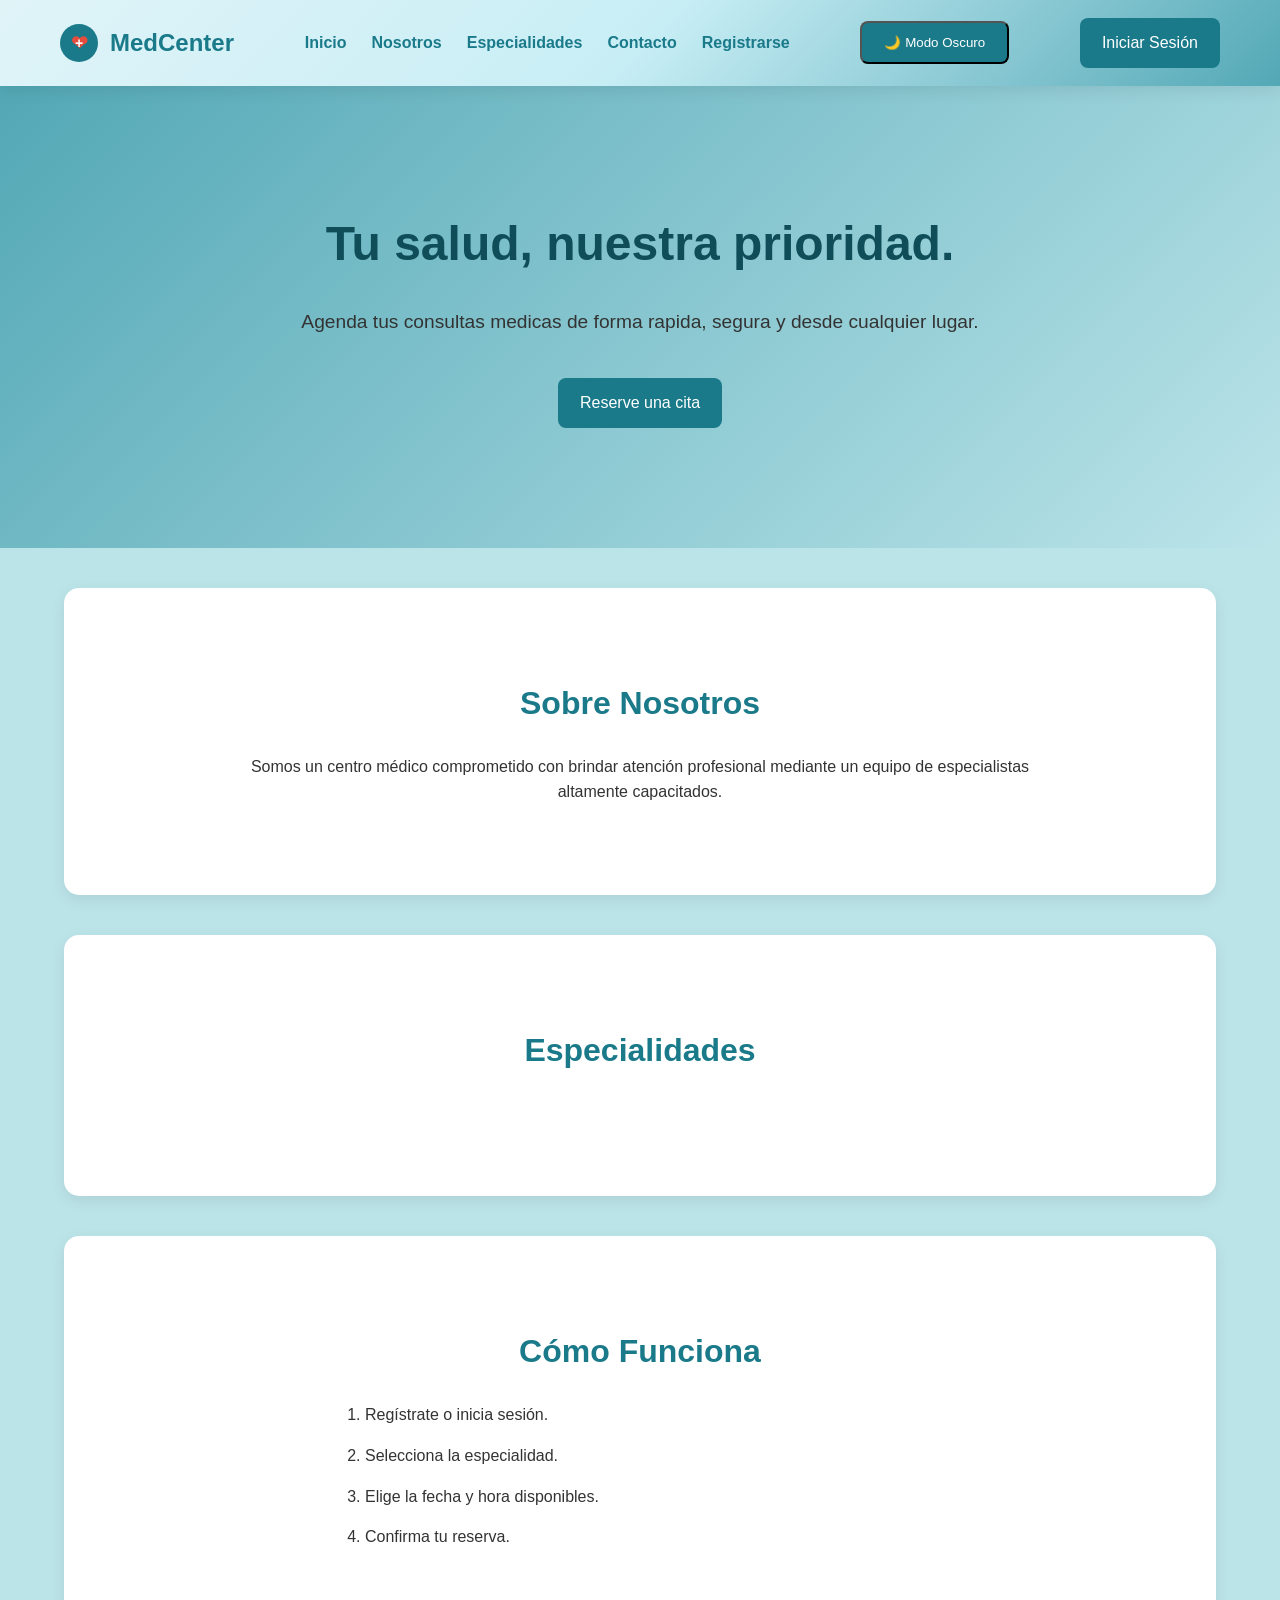
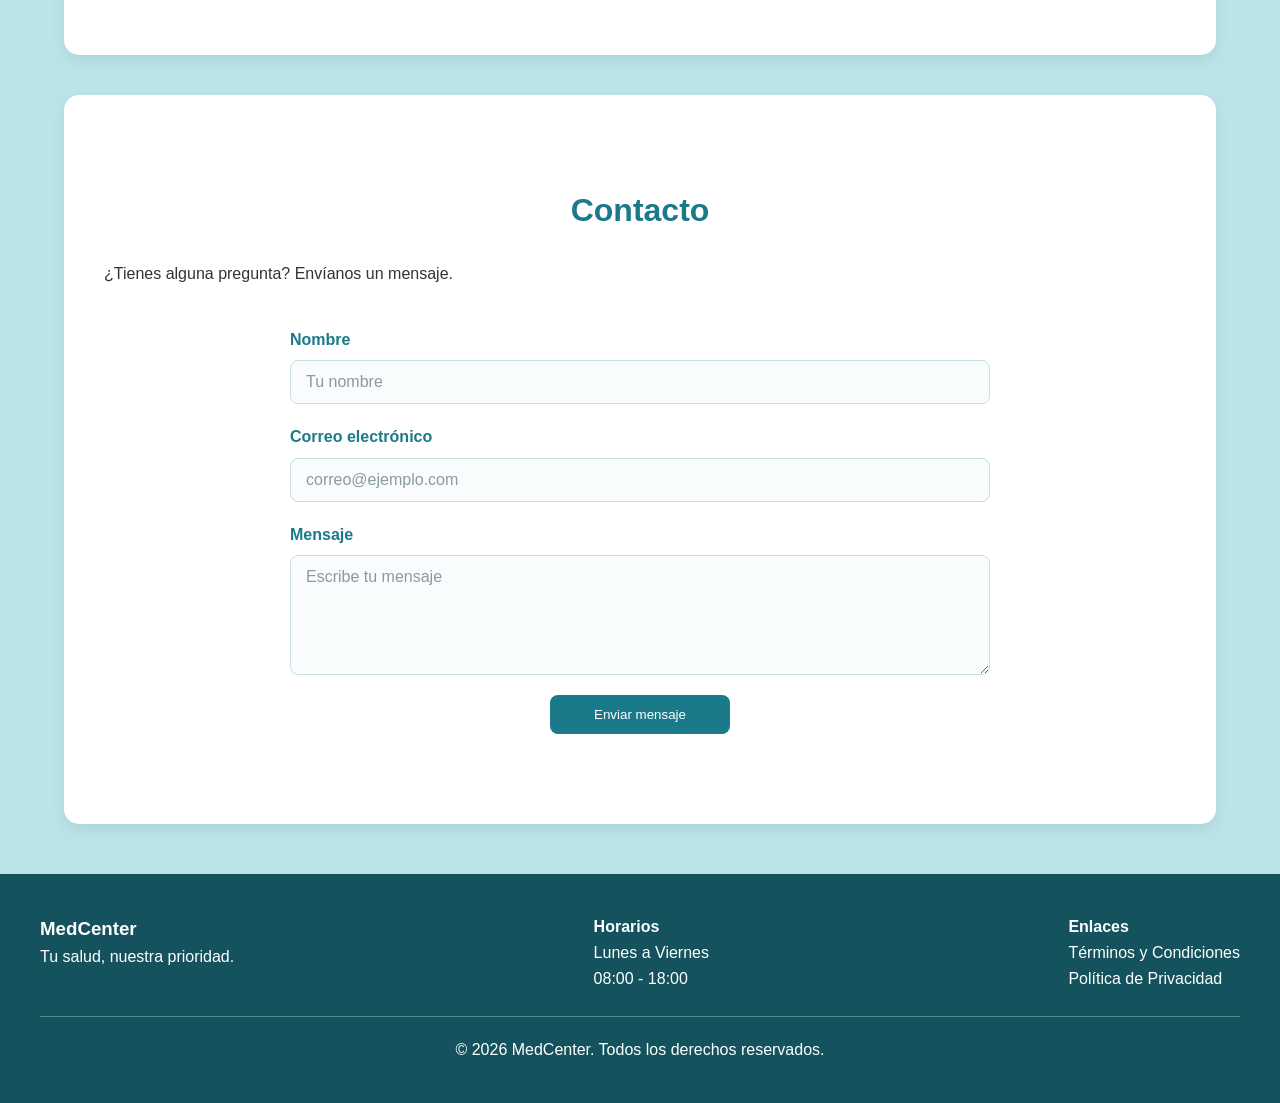
<file: index.html>
<!DOCTYPE html>
<html lang="es">
<head>
    <meta charset="UTF-8">
    <meta name="viewport" content="width=device-width, initial-scale=1.0">
    <title>MedCenter - Reserva de citas médicas</title>
    <meta name="description" content="Centro médico especializado en brindar atención médica de calidad con un sistema de reservas en línea.">
    <link rel="stylesheet" href="css/style.css">
</head>
<body>

    <header id="header">
        <a href="#" class="logo">
            <span class="logo-icon"></span>
                MedCenter
        </a>

        <button class="menu-btn" id="menu-links">
            ☰
        </button>

        <nav class="nav-links" id="main-nav">
            <a href="#inicio">Inicio</a>
            <a href="#nosotros">Nosotros</a>
            <a href="#especialidades">Especialidades</a>
            <a href="#contacto">Contacto</a>
            <a href="register.html">Registrarse</a>
        </nav>
        <button id="menu-toggle" class="button-mode">
            🌙 Modo Oscuro
        </button>  
        <a href="login.html" class="btn-started">Iniciar Sesión</a>
    </header>

    <main>
        <section id="inicio" class="hero">
            <h2>Tu salud, nuestra prioridad.</h2>
            <p>
                Agenda tus consultas medicas de forma rapida,
                segura y desde cualquier lugar.
            </p>
            <a href="register.html" class="btn">
                Reserve una cita
            </a>
        </section>

        <section id="nosotros">
            <h2>Sobre Nosotros</h2>
            <p>
                Somos un centro médico comprometido con brindar
                atención profesional mediante un equipo de
                especialistas altamente capacitados.
            </p>
        </section>

        <section id="especialidades">
            <h2>Especialidades</h2>
            <div class="especialidades-grid">
                <!-- cards -->
            </div>
        </section>

        <section id="como-funciona">
            <h2>Cómo Funciona</h2>
            <ol>
                <li>Regístrate o inicia sesión.</li>
                <li>Selecciona la especialidad.</li>
                <li>Elige la fecha y hora disponibles.</li>
                <li>Confirma tu reserva.</li>
            </ol>
        </section>

        <section id="contacto">

            <h2>Contacto</h2>

            <p>
                ¿Tienes alguna pregunta? Envíanos un mensaje.
            </p>

            <form method="POST" action="procesar.php">

                <div class="form-group">

                    <label for="nombre">
                        Nombre
                    </label>

                    <input
                        type="text"
                        id="nombre"
                        name="nombre"
                        placeholder="Tu nombre">

                </div>

                <div class="form-group">

                    <label for="correo">
                        Correo electrónico
                    </label>

                    <input
                        type="email"
                        id="correo"
                        name="correo"
                        placeholder="correo@ejemplo.com">

                </div>

                <div class="form-group">

                    <label for="mensaje">
                        Mensaje
                    </label>

                    <textarea
                        id="mensaje"
                        name="mensaje"
                        rows="5"
                        placeholder="Escribe tu mensaje"></textarea>

                </div>

                <button
                    type="submit"
                    class="btn">
                    Enviar mensaje
                </button>

            </form>

        </section>

    </main>

    <footer>
        <div class="footer-content">
            <div>
                <h3>MedCenter</h3>
                <p>Tu salud, nuestra prioridad.</p>
            </div>

            <div>
                <h4>Horarios</h4>
                <p>Lunes a Viernes</p>
                <p>08:00 - 18:00</p>
            </div>

            <div>
                <h4>Enlaces</h4>
                <ul>

                    <li><a href="#">Términos y Condiciones</a></li>

                    <li><a href="#">Política de Privacidad</a></li>
                </ul>
            </div>
        </div>
        <div>
            <p>&copy; 2026 MedCenter. Todos los derechos reservados.</p>
        </div>
    </footer>
    <script src="js/script.js" defer></script>

</body>
</html>
</file>
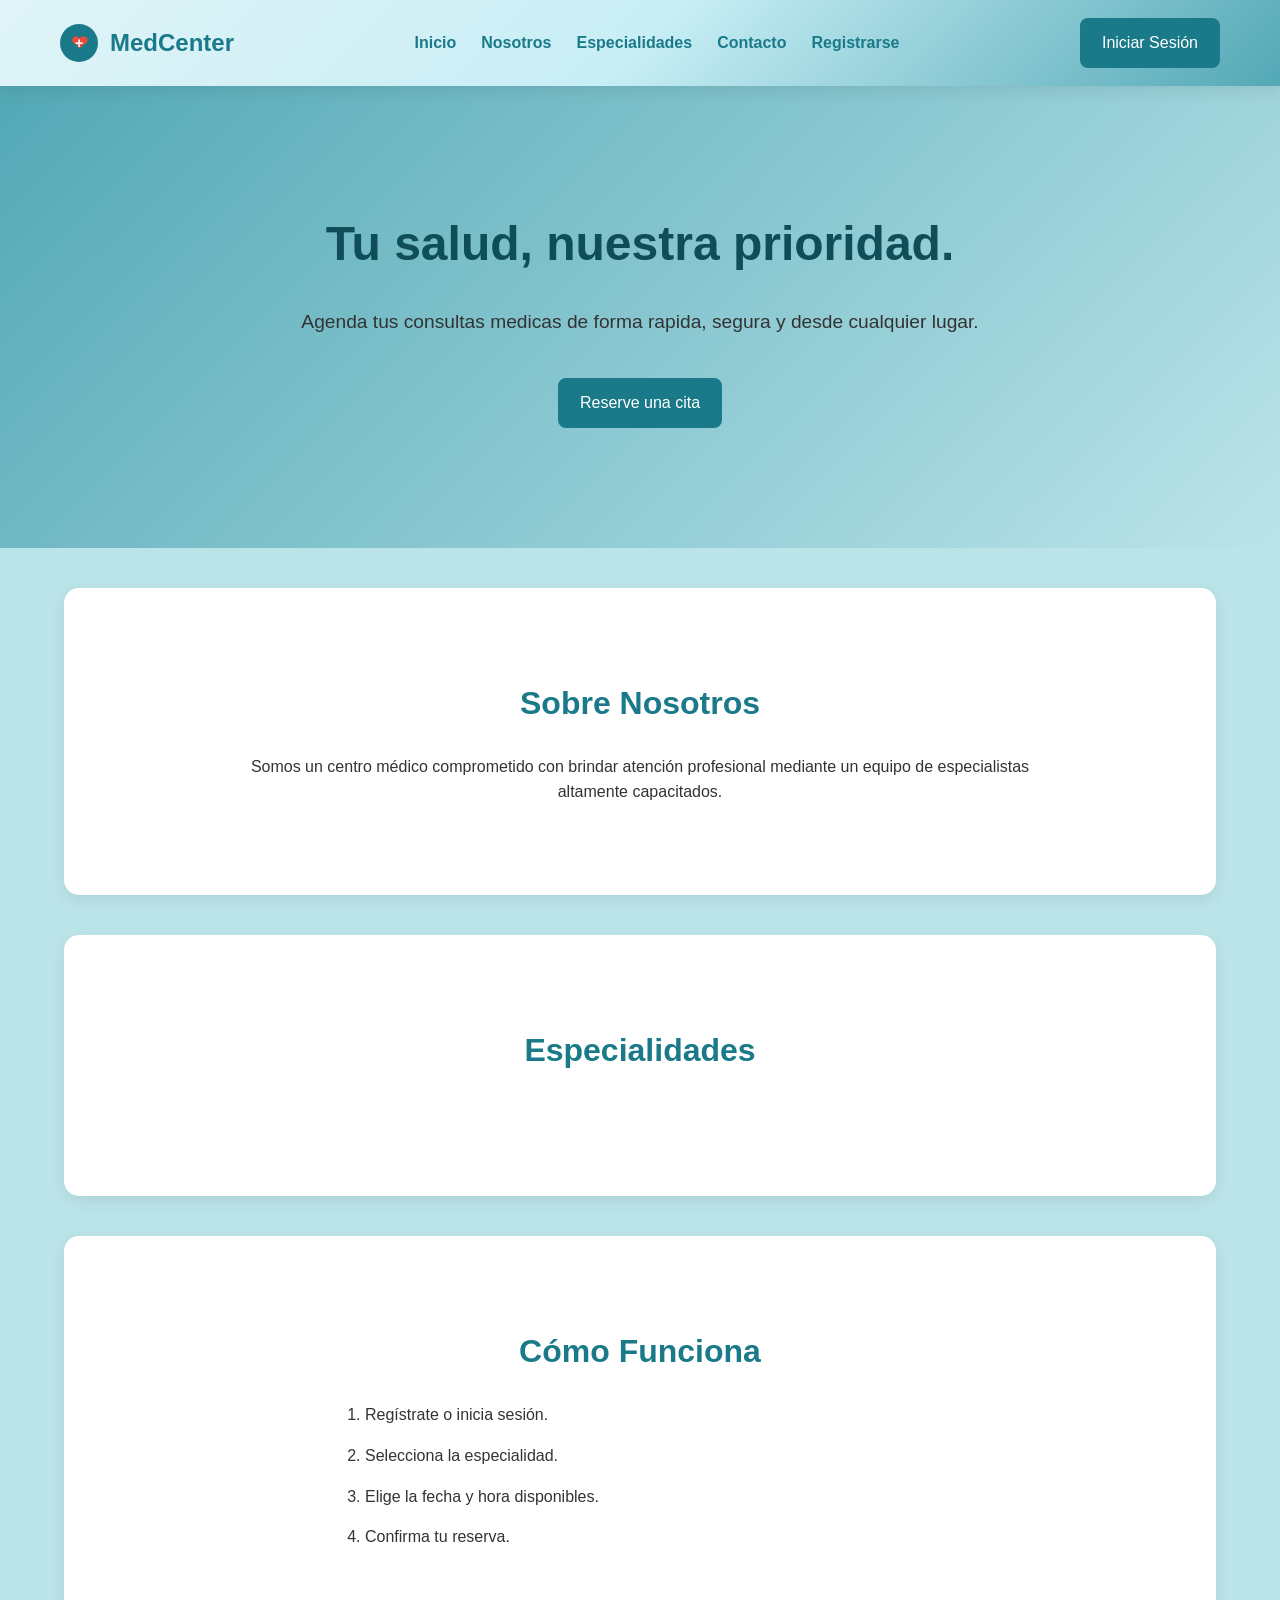
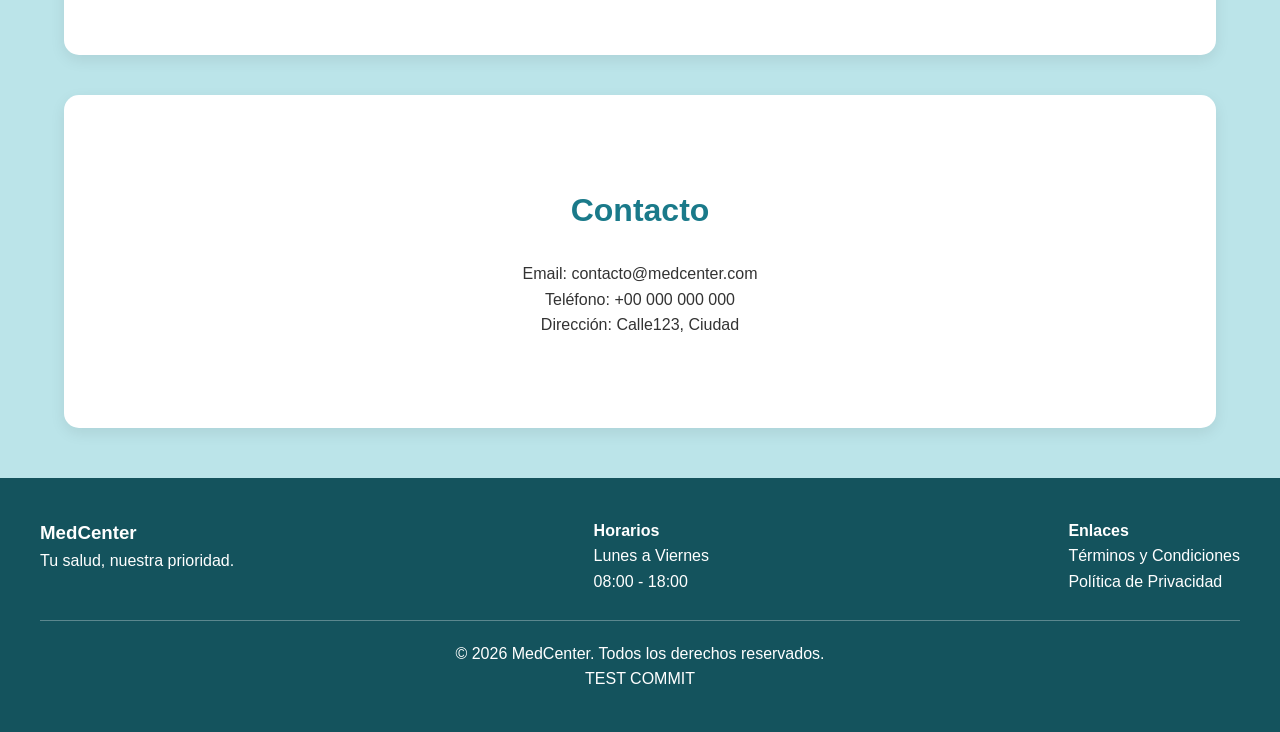
<file: frontend/index.html>
<!DOCTYPE html>
<html lang="es">
<head>
    <meta charset="UTF-8">
    <meta name="viewport" content="width=device-width, initial-scale=1.0">
    <title>MedCenter - Reserva de citas médicas</title>
    <meta name="description" content="Centro médico especializado en brindar atención médica de calidad con un sistema de reservas en línea.">
    <link rel="stylesheet" href="css/style.css">
</head>
<body>

    <header id="header">
        <a href="#" class="logo">
            <span class="logo-icon"></span>
                MedCenter
        </a>
        <nav id="main-nav">
            <a href="#inicio">Inicio</a>
            <a href="#nosotros">Nosotros</a>
            <a href="#especialidades">Especialidades</a>
            <a href="#contacto">Contacto</a>
            <a href="register.html">Registrarse</a>
        </nav>
        <a href="login.html" class="btn-started">Iniciar Sesión</a>
    </header>

    <main>
        <section id="inicio" class="hero">
            <h2>Tu salud, nuestra prioridad.</h2>
            <p>
                Agenda tus consultas medicas de forma rapida,
                segura y desde cualquier lugar.
            </p>
            <a href="register.html" class="btn">
                Reserve una cita
            </a>
        </section>

        <section id="nosotros">
            <h2>Sobre Nosotros</h2>
            <p>
                Somos un centro médico comprometido con brindar
                atención profesional mediante un equipo de
                especialistas altamente capacitados.
            </p>
        </section>

        <section id="especialidades">
            <h2>Especialidades</h2>
            <div class="especialidades-grid">
                <!-- cards -->
            </div>
        </section>

        <section id="como-funciona">
            <h2>Cómo Funciona</h2>
            <ol>
                <li>Regístrate o inicia sesión.</li>
                <li>Selecciona la especialidad.</li>
                <li>Elige la fecha y hora disponibles.</li>
                <li>Confirma tu reserva.</li>
            </ol>
        </section>

        <section id="contacto">
            <h2>Contacto</h2>
            <p>Email: contacto@medcenter.com</p>
            <p>Teléfono: +00 000 000 000</p>
            <p>Dirección: Calle123, Ciudad</p>
        </section>

    </main>

    <footer>
        <div class="footer-content">
            <div>
                <h3>MedCenter</h3>
                <p>Tu salud, nuestra prioridad.</p>
            </div>

            <div>
                <h4>Horarios</h4>
                <p>Lunes a Viernes</p>
                <p>08:00 - 18:00</p>
            </div>

            <div>
                <h4>Enlaces</h4>
                <ul>

                    <li><a href="#">Términos y Condiciones</a></li>

                    <li><a href="#">Política de Privacidad</a></li>
                </ul>
            </div>
        </div>
        <div>
            <p>&copy; 2026 MedCenter. Todos los derechos reservados.</p>
            <p>TEST COMMIT</a></p>
        </div>
    </footer>

</body>
</html>
</file>
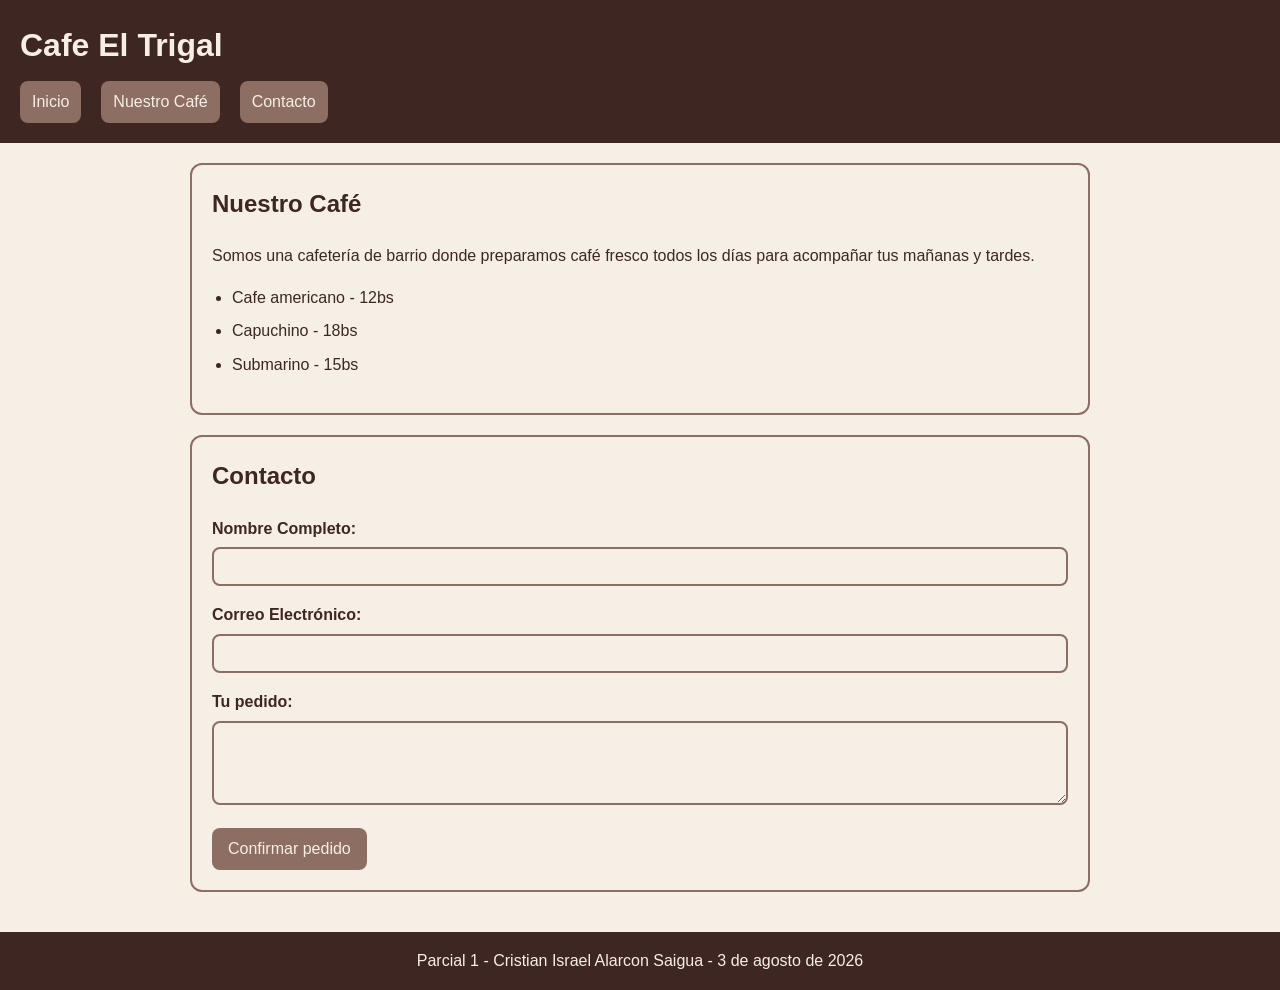
<file: parcial1/index.html>
<!DOCTYPE html>
<html lang="en">
<head>
    <meta charset="UTF-8">
    <meta name="viewport" content="width=device-width, initial-scale=1.0">
    <title>Cafe El Trigal</title>
    <link rel="stylesheet" href="style.css">

</head>
<body>

    <header id="inicio">
        <h1>Cafe El Trigal</h1>

        <nav>
            <a href="#inicio">Inicio</a>
            <a href="#cafe">Nuestro Café</a>
            <a href="#contacto">Contacto</a>
        </nav>
    </header>

    <main>
        <section id="cafe">
            <h2>Nuestro Café</h2>
            <p>
                Somos una cafetería de barrio donde preparamos café fresco
                todos los días para acompañar tus mañanas y tardes.
            </p>

            <ul>
                <li>Cafe americano - 12bs</li>
                <li>Capuchino - 18bs</li>
                <li>Submarino - 15bs</li>
            </ul>
        </section>

        <section id="contacto">
            <h2>Contacto</h2>

            <form>
                <label for="nombre">Nombre Completo:</label>
                <input type="text" id="nombre" required>

                <label for="email">Correo Electrónico:</label>
                <input type="email" id="email" required>

                <label for="pedido">Tu pedido:</label>
                <textarea id="pedido" rows="4" required></textarea>
            </form>
                <button type="button" id="btn-confirmar">Confirmar pedido</button>
                
                <p id="mensaje" class="oculto"></p>
        </section>

    </main>

    <footer>
        <p>Parcial 1 - Cristian Israel Alarcon Saigua - 3 de agosto de 2026</p>
    </footer>

    <script src="script.js"></script>

</body>
</html>
</file>
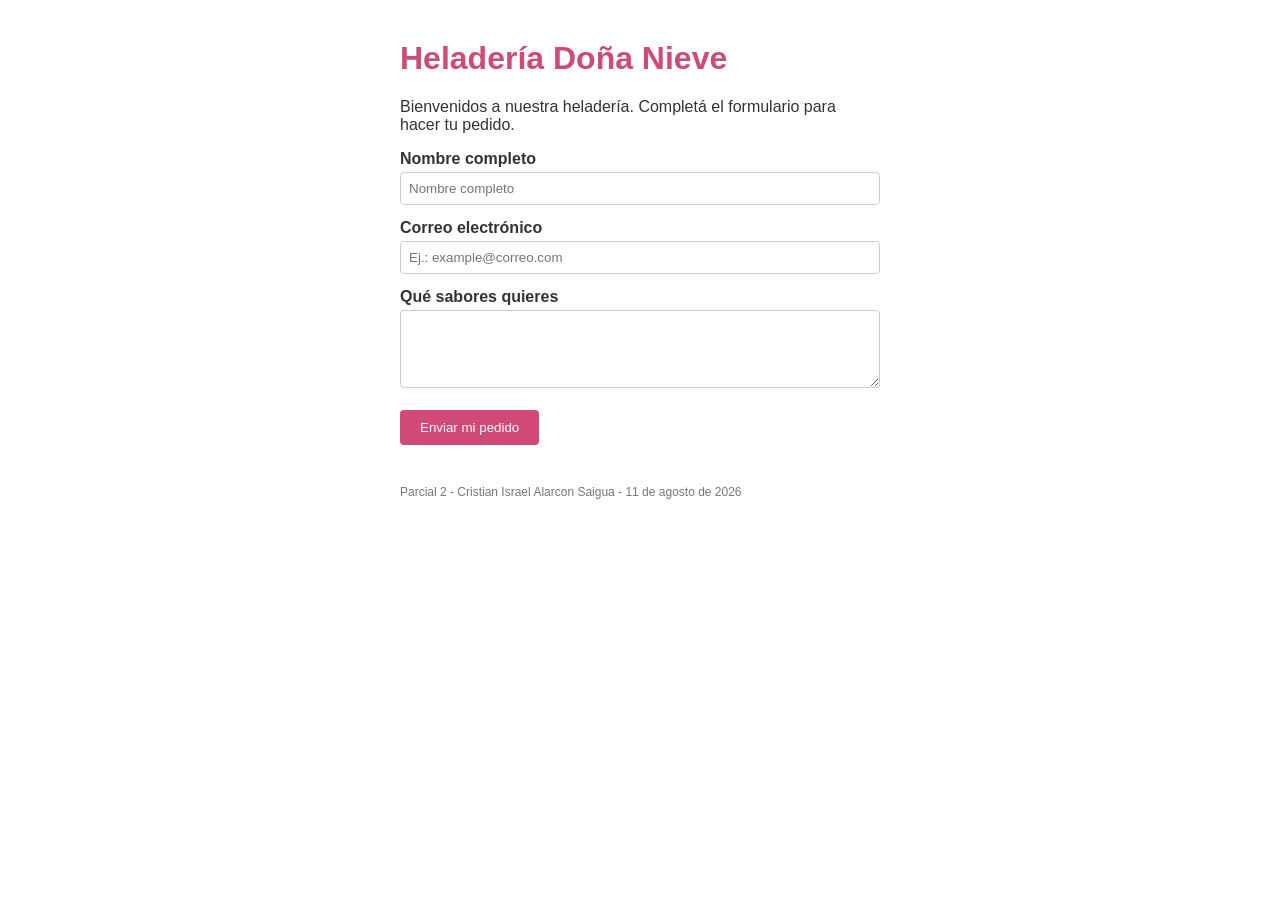
<file: parcial2/index.html>
<!DOCTYPE html>
<html lang="es">
<head>
    <meta charset="UTF-8">
    <meta name="viewport" content="width=device-width, initial-scale=1.0">
    <title>Heladería Doña Nieve</title>
    <link rel="stylesheet" href="style.css">
</head>
<body>

    <header>
        <h1>Heladería Doña Nieve</h1>
        <p>Bienvenidos a nuestra heladería. Completá el formulario para hacer tu pedido.</p>
    </header>

    <main>
        <form id="form-helados" novalidate method="POST" action="procesar.php">

            <label for="nombre">Nombre completo</label>
            <input type="text" id="nombre" name="nombre" required
                   autocomplete="name" placeholder="Nombre completo">

            <label for="correo">Correo electrónico</label>
            <input type="email" id="correo" name="correo" required
                   autocomplete="email" placeholder="Ej.: example@correo.com">

            <label for="sabores">Qué sabores quieres</label>
            <textarea id="sabores" name="sabores" rows="4"></textarea>

            <button type="submit">Enviar mi pedido</button>

            <p id="aviso-helados" class="aviso"></p>

        </form>
    </main>

    <footer>
        Parcial 2 - Cristian Israel Alarcon Saigua - 11 de agosto de 2026
    </footer>

    <script src="script.js"></script>
</body>
</html>
</file>
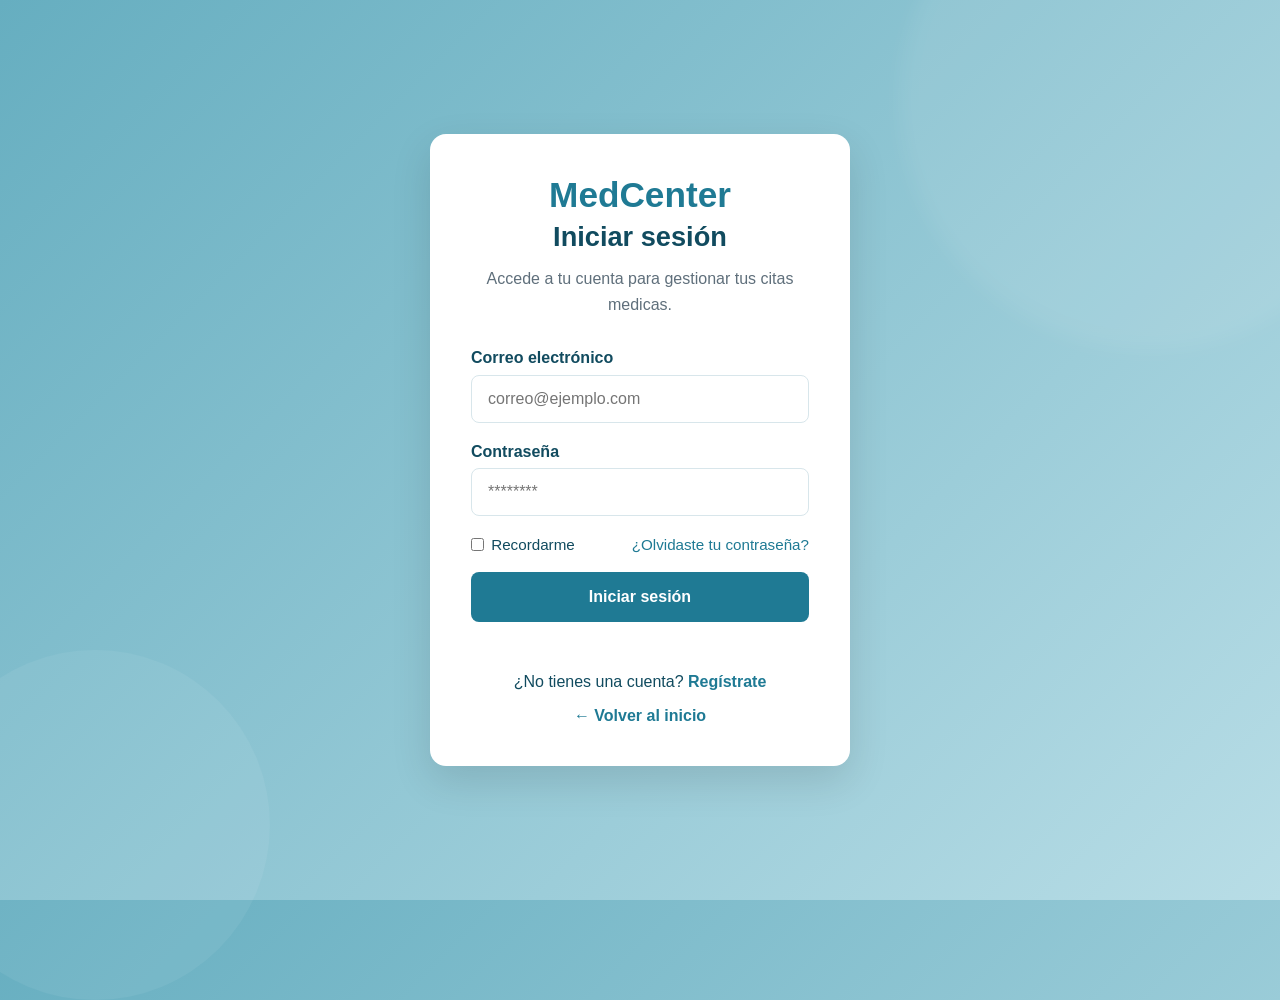
<file: login.html>
<!DOCTYPE html>
<html lang="es">
<head>
    <meta charset="UTF-8">
    <meta name="viewport" content="width=device-width, initial-scale=1.0">

    <title>Iniciar sesión - MedCenter</title>

    <meta 
        name="description"
        content="Inicia sesión para gestionar tus citas medicas en MedCenter.">

    <link rel="stylesheet" href="css/login.css">
</head>
<body>

    <main class="login-container">
        <section class="login-card">
            <header class="login-header">

                <h1>MedCenter</h1>
                <h2>Iniciar sesión</h2>
                <P> 
                    Accede a tu cuenta para gestionar tus citas medicas.
                </P>

            </header>

            <form id="login-form">
                <div class="form-group">
                    <label for="email">
                        Correo electrónico
                    </label>
                    <input 
                        type="email" 
                        id="email" 
                        name="email" 
                        placeholder="correo@ejemplo.com" 
                        autocomplete="email"
                        required>
                </div>

                <div class="form-group">

                    <label for="password">
                        Contraseña
                    </label>

                    <input
                        type="password"
                        id="password"
                        name="password"
                        placeholder="********"
                        autocomplete="current-password"
                        required>

                </div>

                <div class="form-options">

                    <label>

                        <input
                            type="checkbox"
                            id="remember"
                            name="remember">

                        Recordarme

                    </label>

                    <a href="#">
                        ¿Olvidaste tu contraseña?
                    </a>
                </div>

                <button
                    type="submit"
                    class="btn-primary">
                    Iniciar sesión
                </button>

                <p id="login-message"></p>

            </form>

            <footer class="login-footer">

                <p>
                    ¿No tienes una cuenta?
                    <a href="register.html">
                        Regístrate
                    </a>
                </p>

                <a href="index.html">

                    ← Volver al inicio
                </a>

            </footer>

            <script src="js/login.js" defer></script>

        </section>
</body>
</html>
</file>
<file: css/style.css>
*{
    margin:0;
    padding:0;
    box-sizing:border-box;
}

:root{
    --primary:#53a8b6;
    --primary-dark:#1a7a8a;
    --secondary:#bbe4e9;
    --light:#f8fcfd;
    --white:#fff;
    --text:#333;
    --shadow:0 5px 15px rgba(0,0,0,.08);
}

body{
    font-family:"Segoe UI",Tahoma,Geneva,Verdana,sans-serif;
    background:var(--secondary);
    color:var(--text);
    line-height:1.6;
}

header{
    display:flex;
    justify-content:space-between;
    align-items:center;
    padding:18px 60px;
    background:linear-gradient(135deg,#e0f4f8,#c8eef5,#53a8b6);
    box-shadow:var(--shadow);
    position:sticky;
    top:0;
    z-index:100;
}

.logo{
    display:flex;
    align-items:center;
    gap:12px;
    text-decoration:none;
    color:var(--primary-dark);
    font-size:1.5rem;
    font-weight:bold;
}

.logo-icon{
    width:38px;
    height:38px;
    border-radius:50%;
    background:var(--primary-dark);
    display:flex;
    justify-content:center;
    align-items:center;
    position:relative;
}

.logo-icon::before{
    content:"❤";
    color:#e74c3c;
    font-size:20px;
}

.logo-icon::after{
    content:"+";
    position:absolute;
    color:#fff;
    font-size:14px;
    font-weight:bold;
}

#main-nav{
    display:flex;
    gap:25px;
}

#main-nav a{
    text-decoration:none;
    color:var(--primary-dark);
    font-weight:600;
    transition:.3s;
}

#main-nav a:hover{
    color:#145964;
}

.menu-btn{
    display:none;
}

.btn,
.btn-started,
.button-mode{
    display:inline-block;
    background:var(--primary-dark);
    color:#fff;
    text-decoration:none;
    padding:12px 22px;
    border-radius:8px;
    transition:.3s;
    cursor:pointer;
}

.btn:hover,
.btn-started:hover,
.button-mode:hover{
    background:#145964;
    transform:translateY(-2px);
}

.hero{
    text-align:center;
    padding:120px 20px;
    background:linear-gradient(135deg,#53a8b6,#bbe4e9);
}

.hero h2{
    font-size:3rem;
    margin-bottom:25px;
    color:#0f4e59;
}

.hero p{
    max-width:700px;
    margin:0 auto 40px;
    font-size:1.2rem;
}

section{
    padding:90px 40px;
}

section h2{
    text-align:center;
    margin-bottom:25px;
    color:var(--primary-dark);
    font-size:2rem;
}

#nosotros,
#especialidades,
#como-funciona,
#contacto{
    width:90%;
    margin:40px auto;
    background:#fff;
    border-radius:15px;
    box-shadow:var(--shadow);
}

#nosotros p{
    max-width:800px;
    margin:auto;
    text-align:center;
}

.especialidades-grid{
    display:grid;
    grid-template-columns:repeat(auto-fit,minmax(250px,1fr));
    gap:25px;
    margin-top:30px;
}

.card{
    background:#f7fbfc;
    border-radius:10px;
    padding:25px;
    box-shadow:var(--shadow);
    transition:.3s;
}

.card:hover{
    transform:translateY(-5px);
}

#como-funciona ol{
    max-width:600px;
    margin:auto;
    padding-left:25px;
}

#como-funciona li{
    margin-bottom:15px;
}

footer{
    background:#14535d;
    color:#fff;
    margin-top:50px;
    padding:40px;
}

.footer-content{
    display:flex;
    justify-content:space-between;
    flex-wrap:wrap;
    gap:30px;
    margin-bottom:25px;
}

.footer-content ul{
    list-style:none;
}

.footer-content a{
    color:#fff;
    text-decoration:none;
}

.footer-content a:hover{
    text-decoration:underline;
}

footer>div:last-child{
    text-align:center;
    border-top:1px solid rgba(255,255,255,.3);
    padding-top:20px;
}

body.oscuro{
    background:#1f1f1f;
    color:#fff;
}

body.oscuro header{
    background:#2c2c2c;
}

#contacto form{
    max-width:700px;

    margin:40px auto 0;

    display:flex;
    flex-direction:column;

    gap:20px;
}

#contacto form .form-group{
    display:flex;
    flex-direction:column;
}

#contacto form label{
    margin-bottom:8px;

    font-weight:600;

    color:var(--primary-dark);
}

#contacto form input,
#contacto form textarea{
    width:100%;

    padding:12px 15px;

    font-family:inherit;
    font-size:1rem;

    border:1px solid #c8dfe3;
    border-radius:8px;

    background:var(--light);
    color:var(--text);

    transition:.3s;
}

#contacto form textarea{
    resize:vertical;
    min-height:120px;
}

#contacto form input:focus,
#contacto form textarea:focus{
    outline:none;

    border-color:var(--primary);

    box-shadow:0 0 0 3px rgba(83,168,182,.15);
}

#contacto form input::placeholder,
#contacto form textarea::placeholder{
    color:#8a9a9e;
}

#contacto form .btn{
    border:none;

    align-self:center;

    min-width:180px;
}

@media (max-width:768px){

    header{
        padding:20px;
        gap:15px;
        flex-wrap:wrap;
    }

    .logo{
        font-size:2rem;
    }

    .menu-btn{
        display:block;

        background:none;
        border:none;

        font-size:2rem;

        color:var(--primary-dark);

        cursor:pointer;
    }

    #main-nav{
        display:none;

        flex-direction:column;
        align-items:center;

        width:100%;

        gap:18px;

        margin-top:15px;
    }

    #main-nav.active{
        display:flex;
    }

    #main-nav a{
        width:100%;

        text-align:center;

        padding:10px 0;

        font-size:1.1rem;
    }

    .btn,
    .btn-started,
    .button-mode{
        width:100%;
        text-align:center;
    }

    .footer-content{
        flex-direction:column;
        text-align:center;
    }

    #contacto form{
        width:100%;
    }

    #contacto form .btn{
        width:100%;
    }
}
</file>
<file: frontend/css/style.css>
* {
    margin: 0;
    padding: 0;
    box-sizing: border-box;
}

:root {
    --primary: #53a8b6;
    --primary-dark: #1a7a8a;
    --secondary: #bbe4e9;
    --light: #f8fcfd;
    --white: #ffffff;
    --text: #333333;
    --shadow: 0 5px 15px rgba(0,0,0,.08);
}

body {
    font-family: "Segoe UI", Tahoma, Geneva, Verdana, sans-serif;
    background: var(--secondary);
    color: var(--text);
    line-height: 1.6;
}

header {
    display: flex;
    justify-content: space-between;
    align-items: center;

    padding: 18px 60px;

    background: linear-gradient(
        135deg,
        #e0f4f8,
        #c8eef5,
        #53a8b6
    );

    box-shadow: var(--shadow);

    position: sticky;
    top: 0;

    z-index: 100;
}

.logo {
    display: flex;
    align-items: center;
    gap: 12px;

    text-decoration: none;
    color: var(--primary-dark);

    font-size: 1.5rem;
    font-weight: bold;
}

.logo-icon {

    width: 38px;
    height: 38px;

    border-radius: 50%;

    background: var(--primary-dark);

    display: flex;
    justify-content: center;
    align-items: center;

    position: relative;
}

.logo-icon::before {

    content: "❤";

    color: #e74c3c;

    font-size: 20px;
}

.logo-icon::after {

    content: "+";

    position: absolute;

    color: white;

    font-size: 14px;

    font-weight: bold;
}

#main-nav {

    display: flex;

    gap: 25px;
}

#main-nav a {

    text-decoration: none;

    color: var(--primary-dark);

    font-weight: 600;

    transition: .3s;
}

#main-nav a:hover {

    color: white;
}

.btn,
.btn-started {

    display: inline-block;

    text-decoration: none;

    background: var(--primary-dark);

    color: white;

    padding: 12px 22px;

    border-radius: 8px;

    transition: .3s;
}

.btn:hover,
.btn-started:hover {

    background: #145964;

    transform: translateY(-2px);
}

.hero {

    text-align: center;

    padding: 120px 20px;

    background: linear-gradient(
        135deg,
        #53a8b6,
        #bbe4e9
    );
}

.hero h2 {

    font-size: 3rem;

    margin-bottom: 25px;

    color: #0f4e59;
}

.hero p {

    max-width: 700px;

    margin: auto;

    margin-bottom: 40px;

    font-size: 1.2rem;
}

section {

    padding: 90px 40px;
}

section h2 {

    text-align: center;

    margin-bottom: 25px;

    color: var(--primary-dark);

    font-size: 2rem;
}

#nosotros,
#especialidades,
#como-funciona,
#contacto {

    width: 90%;

    margin: 40px auto;

    background: white;

    border-radius: 15px;

    box-shadow: var(--shadow);
}

#nosotros p,
#contacto p {

    max-width: 800px;

    margin: auto;

    text-align: center;
}

.especialidades-grid {

    display: grid;

    grid-template-columns: repeat(auto-fit,minmax(250px,1fr));

    gap: 25px;

    margin-top: 30px;
}

.card {

    background: #f7fbfc;

    border-radius: 10px;

    padding: 25px;

    box-shadow: var(--shadow);

    transition: .3s;
}

.card:hover {

    transform: translateY(-5px);
}

#como-funciona ol {

    max-width: 600px;

    margin: auto;

    padding-left: 25px;
}

#como-funciona li {

    margin-bottom: 15px;
}

footer {

    background: #14535d;

    color: white;

    margin-top: 50px;

    padding: 40px;
}

.footer-content {

    display: flex;

    justify-content: space-between;

    flex-wrap: wrap;

    gap: 30px;

    margin-bottom: 25px;
}

.footer-content ul {

    list-style: none;
}

.footer-content a {

    color: white;

    text-decoration: none;
}

.footer-content a:hover {

    text-decoration: underline;
}

footer > div:last-child {

    text-align: center;

    border-top: 1px solid rgba(255,255,255,.3);

    padding-top: 20px;
}
</file>
<file: parcial1/style.css>
body {
  margin: 0;
  font-family: Arial, Helvetica, sans-serif;
  line-height: 1.6;
  background-color: #f5efe6;
  color: #3e2723;
}

main {
  max-width: 900px;
  margin: 0 auto;
  padding: 20px;
}

header {
  background-color: #3e2723;
  color: #f5efe6;
  padding: 20px;
}

header h1 {
  margin: 0 0 10px 0;
}

nav {
  display: flex;
  gap: 20px;
}

nav a {
  background-color: #8d6e63;
  color: #f5efe6;
  text-decoration: none;
  padding: 8px 12px;
  border-radius: 8px;
}

section {
  background-color: #f5efe6;
  border: 2px solid #8d6e63;
  border-radius: 12px;
  padding: 20px;
  margin-bottom: 20px;
}

section h2 {
  margin-top: 0;
}

ul {
  padding-left: 20px;
}

li {
  margin-bottom: 8px;
}

label {
  display: block;
  font-weight: bold;
  margin-bottom: 6px;
}

input,
textarea {
  width: 100%;
  box-sizing: border-box;
  padding: 10px;
  border: 2px solid #8d6e63;
  border-radius: 8px;
  margin-bottom: 16px;
  background-color: #f5efe6;
  color: #3e2723;
  font-family: Arial, Helvetica, sans-serif;
}

#btn-confirmar {
  background-color: #8d6e63;
  color: #f5efe6;
  border: none;
  border-radius: 8px;
  padding: 12px 16px;
  font-size: 16px;
  font-family: Arial, Helvetica, sans-serif;
  cursor: pointer;
}

#mensaje {
  background-color: #f5efe6;
  color: #3e2723;
  border: 2px solid #8d6e63;
  border-radius: 8px;
  padding: 12px;
  margin-top: 16px;
}

.oculto {
  display: none;
}

footer {
  background-color: #3e2723;
  color: #f5efe6;
  text-align: center;
  padding: 16px;
}

footer p {
  margin: 0;
}
</file>
<file: parcial2/style.css>
.aviso { display: none; }
.aviso.error { display: block; color: #b00020; }
.aviso.exito { display: block; color: #1b7f3b; }


body {
    font-family: Arial, sans-serif;
    max-width: 480px;
    margin: 40px auto;
    padding: 0 16px;
    color: #333;
}

h1 {
    color: #d14a77;
}

label {
    display: block;
    margin-top: 14px;
    font-weight: bold;
}

input, textarea {
    width: 100%;
    padding: 8px;
    margin-top: 4px;
    border: 1px solid #ccc;
    border-radius: 4px;
    box-sizing: border-box;
}

button {
    margin-top: 18px;
    padding: 10px 20px;
    background: #d14a77;
    color: #fff;
    border: none;
    border-radius: 4px;
    cursor: pointer;
}

footer {
    margin-top: 40px;
    font-size: 12px;
    color: #777;
}
</file>
<file: css/login.css>
:root{

    --primary:#1F7A94;
    --primary-hover:#16657A;
    --text:#114B5F;
    --text-light:#5F6F7B;
    --background-start:#66AEC0;
    --background-end:#B8DDE6;
    --card:#FFFFFF;
    --border:#D8E6EB;
    --success:#2E8B57;
    --danger:#D9534F;
    --radius:16px;
    --shadow:0 15px 40px rgba(0,0,0,.12);
    --transition:.25s ease;
}

*{
    margin:0;
    padding:0;
    box-sizing:border-box;
}

body{

    font-family:Arial, Helvetica, sans-serif;
    background:
        linear-gradient(
            135deg,
            var(--background-start),
            var(--background-end)
        );

    color:var(--text);
    min-height:100vh;
    position:relative;
    overflow:hidden;
}

body::before{

    content:"";
    position:absolute;
    width:500px;
    height:500px;
    border-radius:50%;
    background:rgba(255,255,255,.08);
    top:-150px;
    right:-120px;
    filter:blur(10px);
}

body::after{

    content:"";
    position:absolute;
    width:350px;
    height:350px;
    border-radius:50%;
    background:rgba(255,255,255,.06);
    bottom:-100px;
    left:-80px;
}

.login-container{

    min-height:100vh;
    display:flex;
    justify-content:center;
    align-items:center;
    padding:2rem;
    position:relative;
    z-index:1;
}

.login-card{

    width:100%;
    max-width:420px;
    background:var(--card);
    border-radius:var(--radius);
    padding:2.5rem;
    box-shadow:var(--shadow);
    border:1px solid rgba(255,255,255,.35);
    position:relative;
    z-index:2;
}

.login-header{

    text-align:center;
    margin-bottom:2rem;
}

.login-header h1{

    color:var(--primary);
    font-size:2.2rem;
    margin-bottom:.4rem;
}

.login-header h2{

    font-size:1.7rem;
    margin-bottom:.8rem;
}

.login-header p{

    color:var(--text-light);
    line-height:1.6;
}

#login-form{

    display:flex;
    flex-direction:column;
    gap:1.2rem;
}

.form-group{

    display:flex;
    flex-direction:column;
}

.form-group label{

    margin-bottom:.45rem;
    font-weight:600;
}

.form-group input{

    padding:.9rem 1rem;
    border:1px solid var(--border);
    border-radius:8px;
    font-size:1rem;
    transition:var(--transition);
}

.form-group input:focus{

    outline:none;
    border-color:var(--primary);
    box-shadow:0 0 0 4px rgba(31,122,148,.15);
}

.form-options{

    display:flex;
    justify-content:space-between;
    align-items:center;
    font-size:.95rem;
}

.form-options label{

    display:flex;
    align-items:center;
    gap:.45rem;
}

.form-options a{

    color:var(--primary);
    text-decoration:none;
}

.form-options a:hover{

    text-decoration:underline;
}

.btn-primary{

    border:none;
    cursor:pointer;
    background:var(--primary);
    color:white;
    padding:1rem;
    border-radius:8px;
    font-size:1rem;
    font-weight:600;
    transition:var(--transition);
}

.btn-primary:hover{

    background:var(--primary-hover);
    transform:translateY(-2px);
}

.login-footer{

    margin-top:2rem;
    text-align:center;
}

.login-footer p{

    margin-bottom:1rem;
}

.login-footer a{

    color:var(--primary);
    text-decoration:none;
    font-weight:600;
}

.login-footer a:hover{

    text-decoration:underline;
}

@media (max-width:480px){

    .login-card{

        padding:2rem 1.5rem;
    }

    .form-options{

        flex-direction:column;
        gap:.8rem;
        align-items:flex-start;
    }
}
</file>
